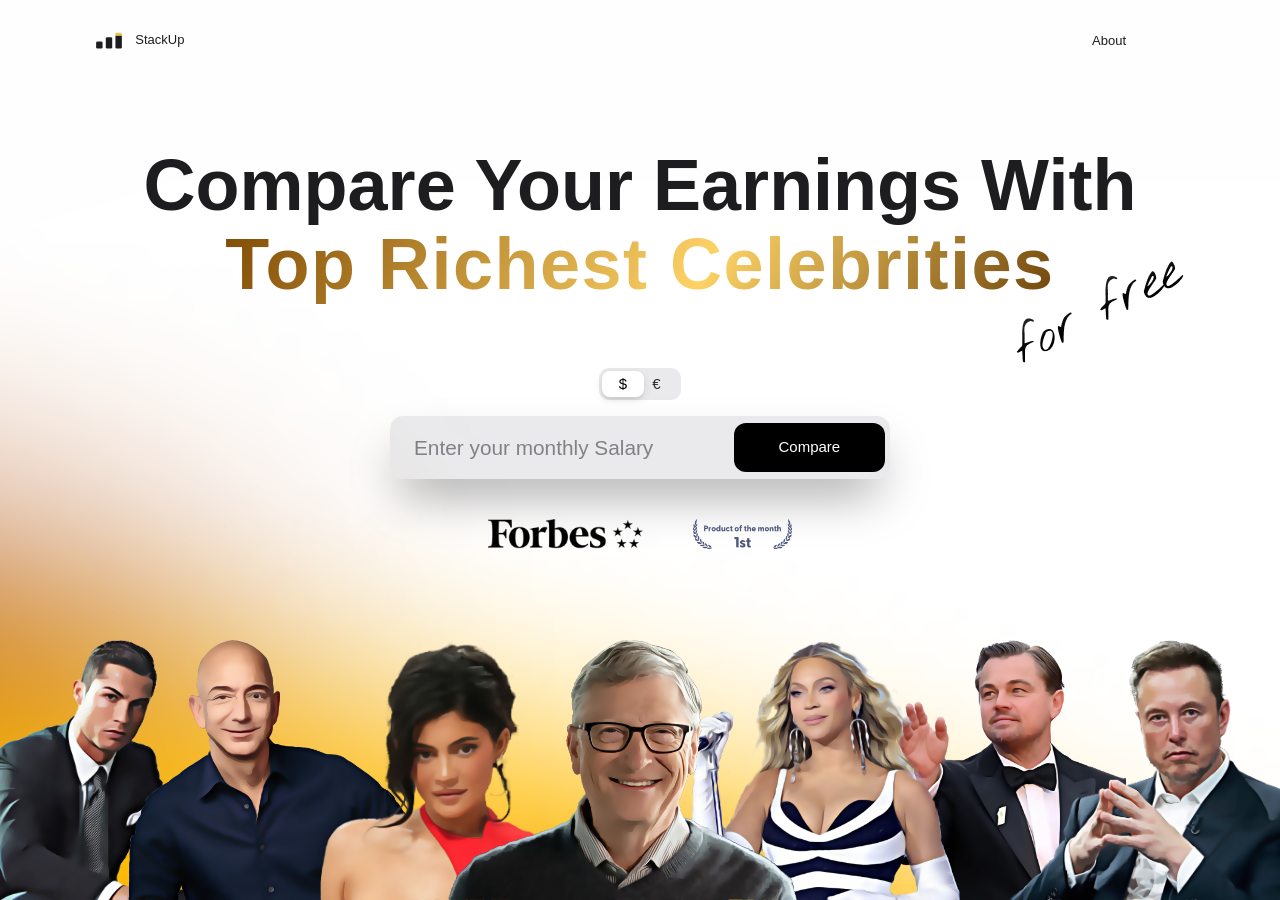
<file: index.html>
<!DOCTYPE html>
<html lang="en">
  <head>
    <meta charset="UTF-8" />
    <meta name="viewport" content="width=device-width, initial-scale=1.0" />
    <meta name="author" content="John Anthony" />
    <meta name="application-name" content="StackUp" />
    <meta name="apple-mobile-web-app-title" content="StackUp" />
    <meta property="og:title" content="StackUp" />
    <meta property="og:site_name" content="StackUp" />
    <title>StackUp</title>
    <link
      rel="canonical"
      href="https://anthonyjohn17.github.io/StackUp/"
    />
    <link rel="me" href="https://github.com/anthonyjohn17" />
    <link
      rel="icon"
      href="images/logo-stackup.svg?v=3"
      type="image/svg+xml"
    />
    <link rel="stylesheet" href="css/reset.css" />
    <link rel="stylesheet" href="css/style.css" />

    <!-- StackUp — Google Analytics (gtag.js) -->
    <script
      async
      src="https://www.googletagmanager.com/gtag/js?id=G-T7E23MRMSX"
    ></script>
    <script>
      window.dataLayer = window.dataLayer || [];
      function gtag() {
        dataLayer.push(arguments);
      }
      gtag("js", new Date());

      gtag("config", "G-T7E23MRMSX");
    </script>
  </head>
  <body>
    <header class="container">
      <div class="logo-container">
        <img
          src="images/logo-stackup.svg?v=3"
          alt=""
          width="32"
          height="22"
        />
        <h3 class="site-title">StackUp</h3>
      </div>

      <nav class="navbar">
        <a href="#about">About</a>
      </nav>
      <div class="background-nav"></div>

      <div class="menu-icon">
        <div class="menu-bar"></div>
      </div>
    </header>
	
	<!--<img class="forfree" src="images/forfree.png" alt="handwritten free label" />-->
    <div class="container main-content">
      <h1 class="maintitle semibold">
        Compare Your Earnings With<span class="semibold main-title gold">
          <br />
          Top Richest Celebrities</span
        >
      </h1>
      <label class="switch">
        <span class="currency-symbol">$</span>
        <input type="checkbox" id="currency-check-box" />
        <span class="slider round"></span>
        <span class="currency-symbol">€</span>
      </label>
      <div class="salary-input-container">
        <input
          type="text"
          id="salary"
          placeholder="Enter your monthly Salary"
          aria-label="Enter your monthly Salary"
        />
        <button id="button-compare">Compare</button>
      </div>
    </div>

    <div class="badge-wrapper container">
      <img src="images/forbes-badge.png" alt="badge of forbes" />
      <img src="images/hunt-badge.png" alt="badge of product hunt" />
    </div>

    <div class="gradient">
      <img src="images/gradient2.png" alt="gradient background" />
    </div>

    <div class="all-stars">
      <img src="images/ronaldo.png" alt="ronaldo" />
      <img src="images/bezos.png" alt="bezos" />
      <img src="images/jenner.png" alt="jenner" />
      <img src="images/gate.png" alt="bill gate" />
      <img src="images/beyonce.png" alt="beyonce" />
      <img src="images/dicap.png" alt="dicaprio" />
      <img src="images/musk.png" alt="musk" />
    </div>
  </body>
  <script src="js/landing.js"></script>
</html>
</file>
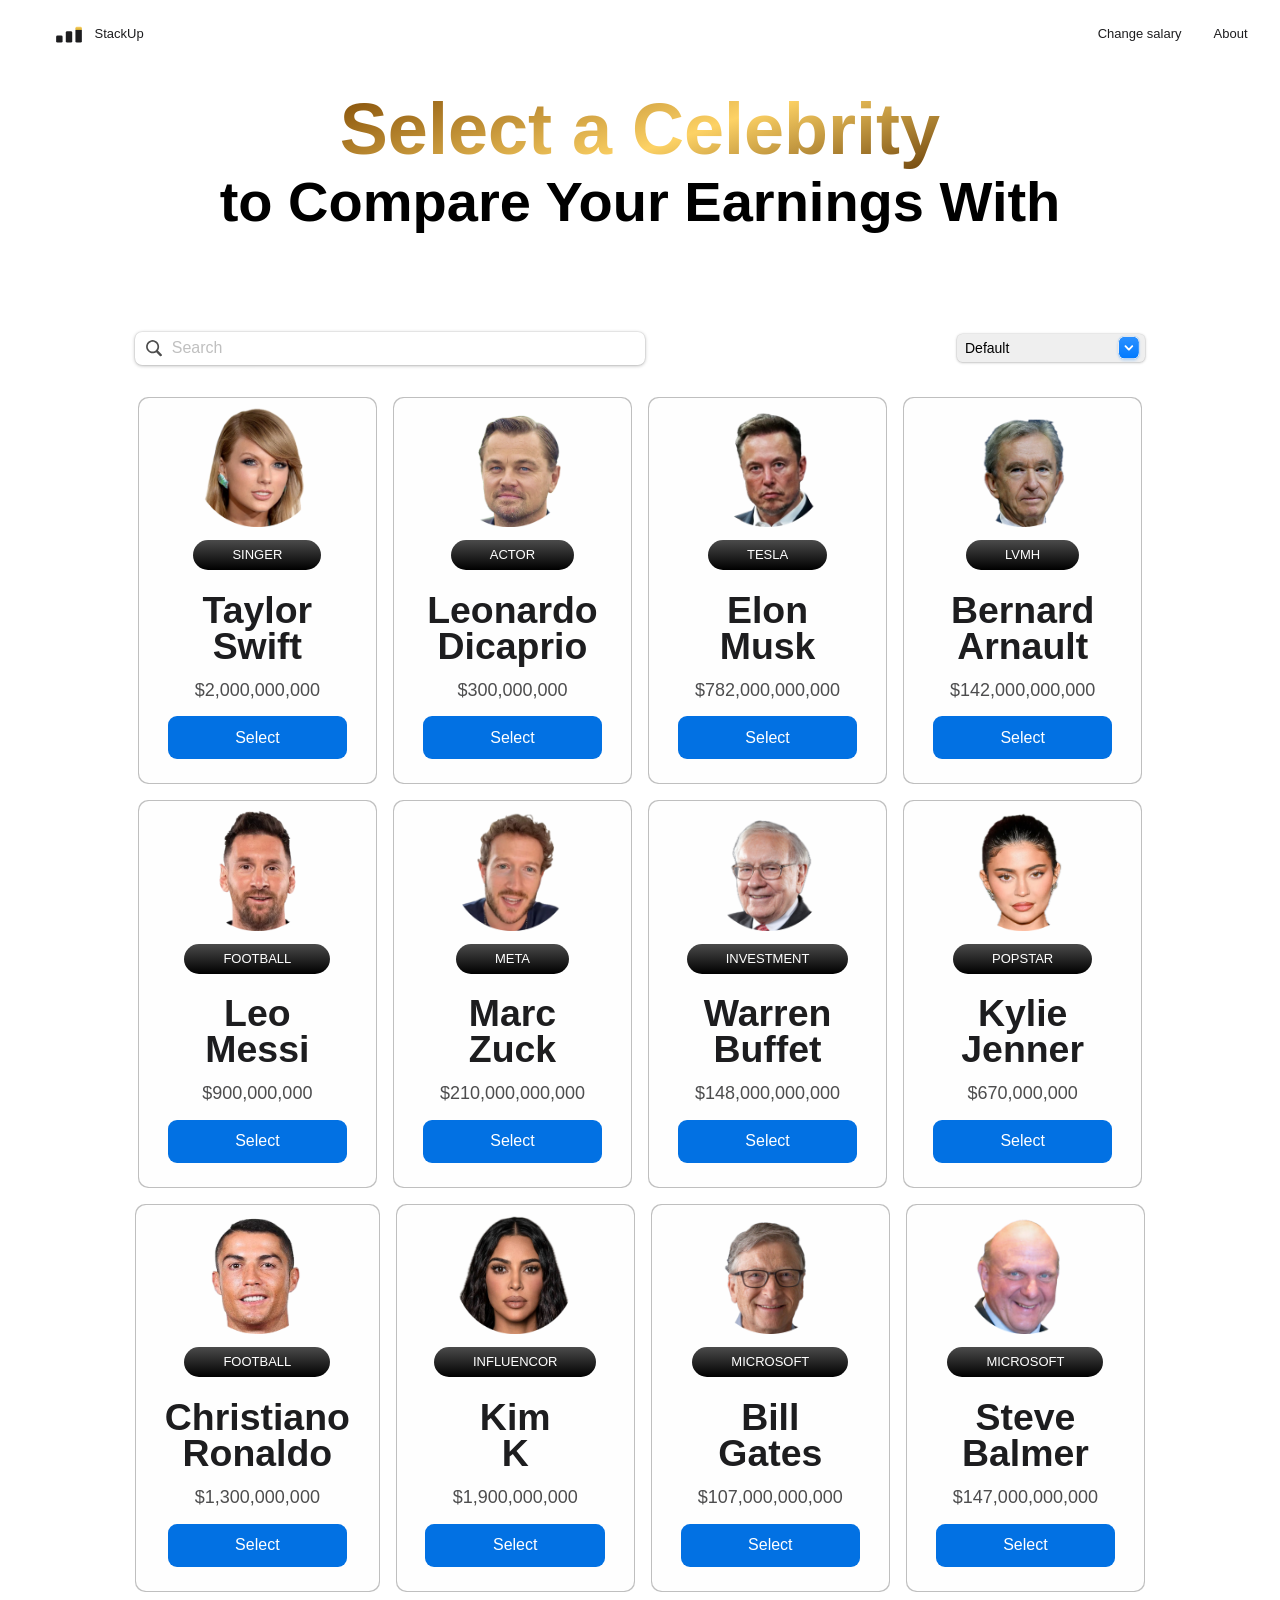
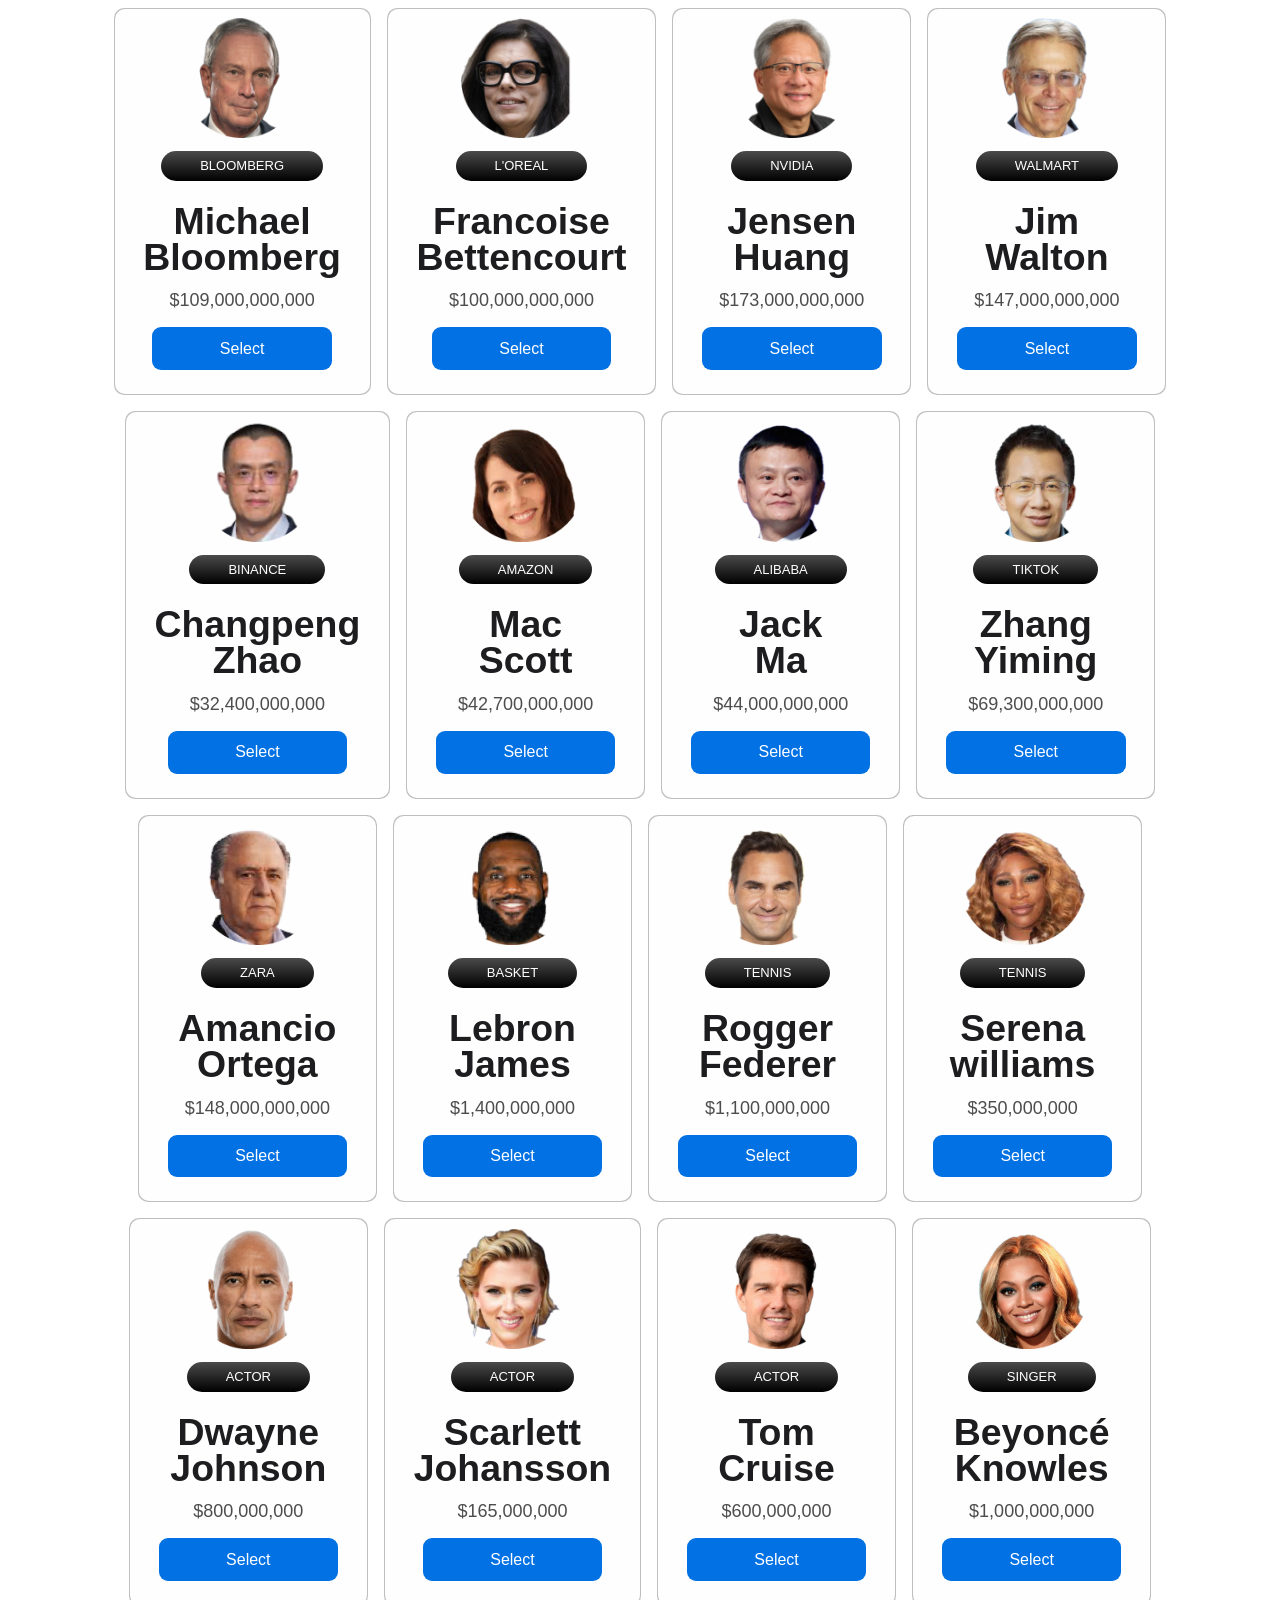
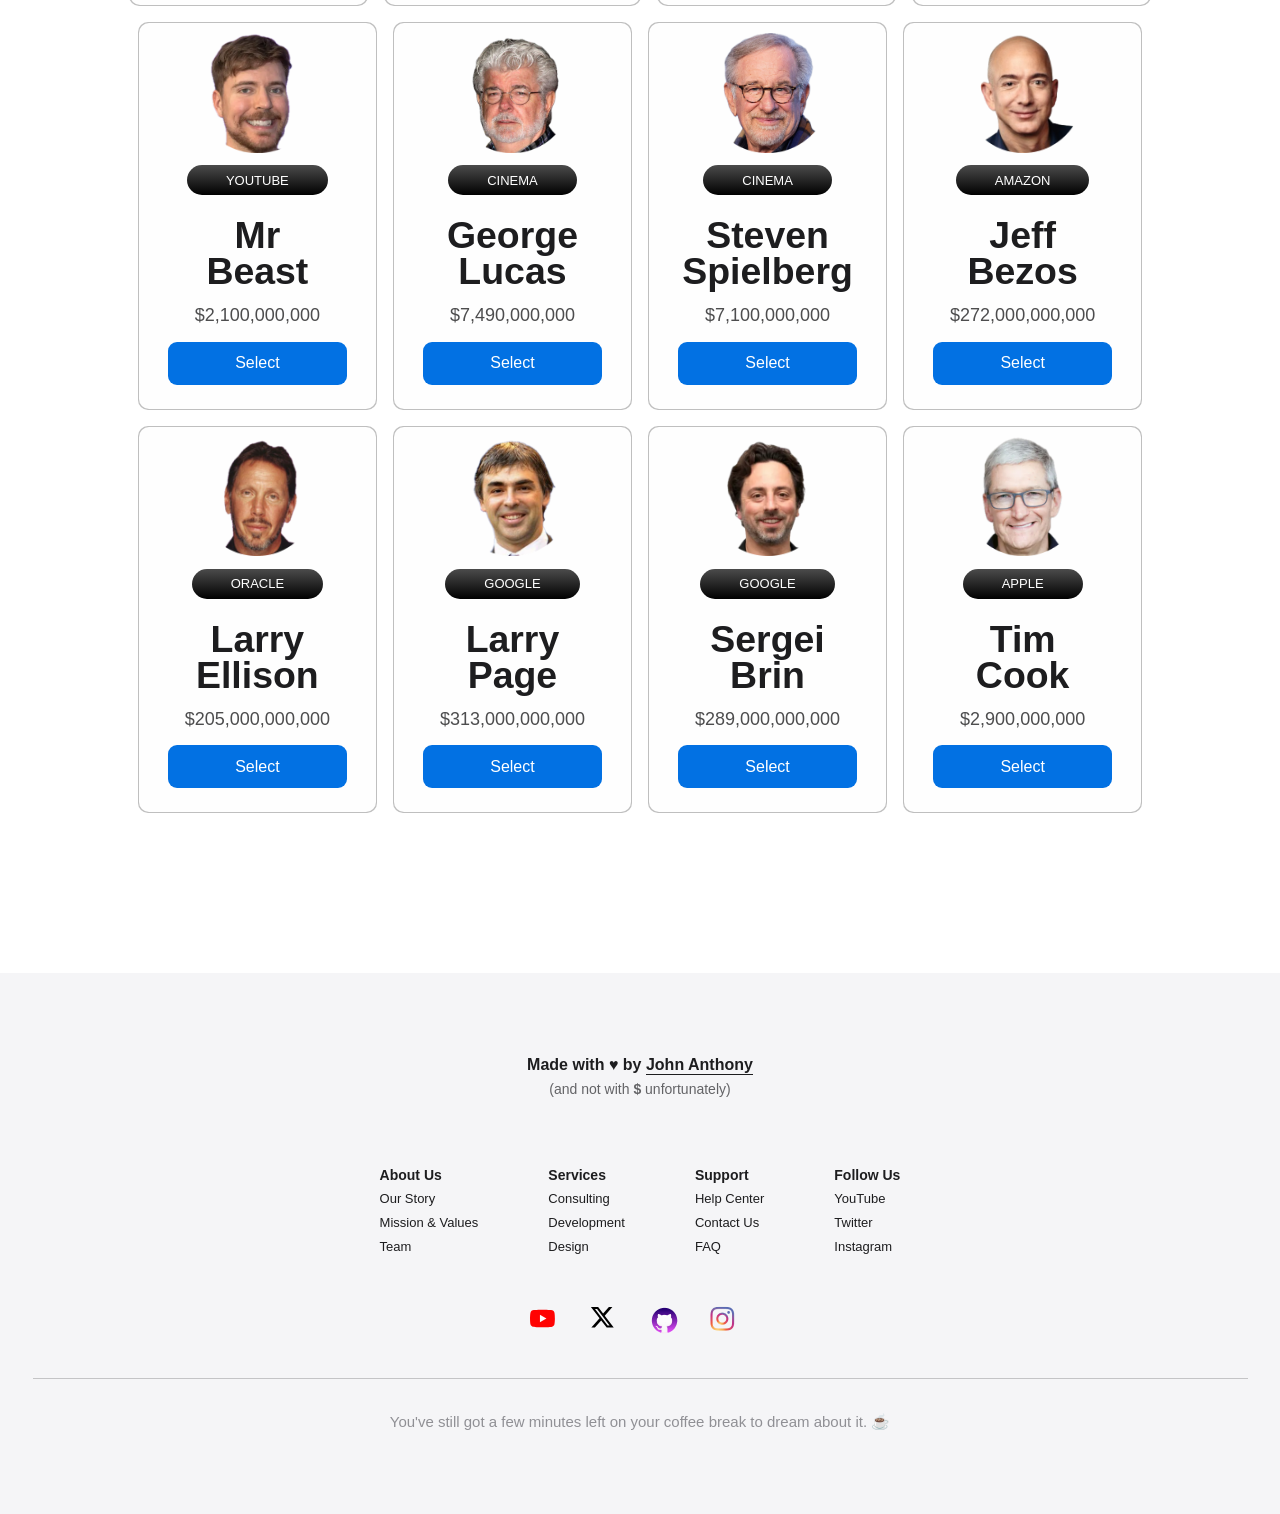
<file: pages/selection.html>
<!DOCTYPE html>
<html lang="en">
  <head>
    <meta charset="UTF-8" />
    <meta name="viewport" content="width=device-width, initial-scale=1.0" />
    <meta name="author" content="John Anthony" />
    <meta name="application-name" content="StackUp" />
    <meta name="apple-mobile-web-app-title" content="StackUp" />
    <meta property="og:title" content="StackUp" />
    <meta property="og:site_name" content="StackUp" />
    <title>StackUp</title>
    <link
      rel="canonical"
      href="https://anthonyjohn17.github.io/StackUp/pages/selection.html"
    />
    <link rel="me" href="https://github.com/anthonyjohn17" />
    <link
      rel="icon"
      href="../images/logo-stackup.svg?v=3"
      type="image/svg+xml"
    />
    <link rel="stylesheet" href="../css/reset.css" />
    <link rel="stylesheet" href="../css/style-selection.css" />
    <link rel="stylesheet" href="../css/header.css" />
    <link rel="stylesheet" href="../css/style-footer.css" />

    <!-- StackUp — Google Analytics (gtag.js) -->
    <script
      async
      src="https://www.googletagmanager.com/gtag/js?id=G-T7E23MRMSX"
    ></script>
    <script>
      window.dataLayer = window.dataLayer || [];
      function gtag() {
        dataLayer.push(arguments);
      }
      gtag("js", new Date());

      gtag("config", "G-T7E23MRMSX");
    </script>
  </head>
  <body>
    <header>
      <div class="container header-container">
        <a href="../index.html">
          <div class="logo-container">
            <img
              src="../images/logo-stackup.svg?v=3"
              alt=""
              width="32"
              height="22"
            />
            <h3 class="site-title">StackUp</h3>
          </div>
        </a>

        <div class="header-user-salary" id="header-user-salary" hidden>
          <span class="header-user-salary-label">Your monthly salary</span>
          <span class="header-user-salary-amount" id="header-user-salary-amount"></span>
        </div>

        <nav class="navbar">
          <a href="../index.html">Change salary</a>
          <a href="#about">About</a>
        </nav>

        <div class="menu-icon">
          <div class="menu-bar"></div>
        </div>
      </div>
    </header>
    <div class="background-nav"></div>

    <section class="main-title container">
      <h1 class="maintitle semibold">
        <span class="select-title gold2"> Select a Celebrity</span> <br />
        to Compare Your Earnings With
      </h1>
    </section>

    <section class="search-sort-container container2">
      <input class="normal" type="text" id="search-box" placeholder="Search" />
      <div class="select-wrapper">
        <select id="sort-select">
          <option value="normal">Default</option>
          <option value="high-to-low">Net Worth: High to Low</option>
          <option value="low-to-high">Net Worth: Low to High</option>
          <!-- StackUp — optional extra sort modes -->
        </select>
      </div>
    </section>

    <!-- Net worth displays: one-time refresh from Forbes republish (e.g. forbes.com.au May 2026) plus corroborating press estimates. Illustrative only; not audited. -->
    <section class="cards container">
      <a href="result.html" class="link-result-page">
        <div class="card-wrapper">
          <article class="card">
            <div class="card-image">
              <img src="../images/profil/swift.png" alt="swift.png profil" />
            </div>
            <div class="card-content">
              <div class="category">Singer</div>
              <h3 class="name semibold">Taylor<br />Swift</h3>
              <p class="net-worth normal">$2,000,000,000</p>
              <button class="select-button">Select</button>
            </div>
          </article>
        </div>
      </a>
    
	  <a href="result.html" class="link-result-page">
        <div class="card-wrapper">
          <article class="card">
            <div class="card-image">
              <img src="../images/profil/dicap.png" alt="dicap profil" />
            </div>
            <div class="card-content">
              <div class="category">Actor</div>
              <h3 class="name semibold">Leonardo<br />Dicaprio</h3>
              <p class="net-worth normal">$300,000,000</p>
              <button class="select-button">Select</button>
            </div>
          </article>
        </div>
      </a>

      <a href="result.html" class="link-result-page">
        <div class="card-wrapper">
          <article class="card">
            <div class="card-image">
              <img src="../images/profil/musk.png" alt="musk profil" />
            </div>
            <div class="card-content">
              <div class="category">Tesla</div>
              <h3 class="name semibold">Elon<br />Musk</h3>
              <p class="net-worth normal">$782,000,000,000</p>
              <button class="select-button">Select</button>
            </div>
          </article>
        </div>
      </a>

      <a href="result.html" class="link-result-page">
        <div class="card-wrapper">
          <article class="card">
            <div class="card-image">
              <img src="../images/profil/arnault.png" alt="arnault profil" />
            </div>
            <div class="card-content">
              <div class="category">LVMH</div>
              <h3 class="name semibold">Bernard<br />Arnault</h3>
              <p class="net-worth normal">$142,000,000,000</p>
              <button class="select-button">Select</button>
            </div>
          </article>
        </div>
      </a>

      <a href="result.html" class="link-result-page">
        <div class="card-wrapper">
          <article class="card">
            <div class="card-image">
              <img src="../images/profil/messi.png" alt="messi.png profil" />
            </div>
            <div class="card-content">
              <div class="category">Football</div>
              <h3 class="name semibold">Leo<br />Messi</h3>
              <p class="net-worth normal">$900,000,000</p>
              <button class="select-button">Select</button>
            </div>
          </article>
        </div>
      </a>

      <a href="result.html" class="link-result-page">
        <div class="card-wrapper">
          <article class="card">
            <div class="card-image">
              <img src="../images/profil/zuck.png" alt="zuck.png profil" />
            </div>
            <div class="card-content">
              <div class="category">META</div>
              <h3 class="name semibold">Marc<br />Zuck</h3>
              <p class="net-worth normal">$210,000,000,000</p>
              <button class="select-button">Select</button>
            </div>
          </article>
        </div>
      </a>

      <a href="result.html" class="link-result-page">
        <div class="card-wrapper">
          <article class="card">
            <div class="card-image">
              <img src="../images/profil/buffet.png" alt="buffet profil" />
            </div>
            <div class="card-content">
              <div class="category">Investment</div>
              <h3 class="name semibold">Warren<br />Buffet</h3>
              <p class="net-worth normal">$148,000,000,000</p>
              <button class="select-button">Select</button>
            </div>
          </article>
        </div>
      </a>

      <a href="result.html" class="link-result-page">
        <div class="card-wrapper">
          <article class="card">
            <div class="card-image">
              <img src="../images/profil/jenner.png" alt="jenner.png profil" />
            </div>
            <div class="card-content">
              <div class="category">PopStar</div>
              <h3 class="name semibold">Kylie<br />Jenner</h3>
              <p class="net-worth normal">$670,000,000</p>
              <button class="select-button">Select</button>
            </div>
          </article>
        </div>
      </a>

      <a href="result.html" class="link-result-page">
        <div class="card-wrapper">
          <article class="card">
            <div class="card-image">
              <img
                src="../images/profil/ronaldo.png"
                alt="ronaldo.png profil"
              />
            </div>
            <div class="card-content">
              <div class="category">Football</div>
              <h3 class="name semibold">Christiano<br />Ronaldo</h3>
              <p class="net-worth normal">$1,300,000,000</p>
              <button class="select-button">Select</button>
            </div>
          </article>
        </div>
      </a>

      <a href="result.html" class="link-result-page">
        <div class="card-wrapper">
          <article class="card">
            <div class="card-image">
              <img src="../images/profil/kimk.png" alt="kimk.png profil" />
            </div>
            <div class="card-content">
              <div class="category">Influencor</div>
              <h3 class="name semibold">Kim<br />K</h3>
              <p class="net-worth normal">$1,900,000,000</p>
              <button class="select-button">Select</button>
            </div>
          </article>
        </div>
      </a>

      <a href="result.html" class="link-result-page">
        <div class="card-wrapper">
          <article class="card">
            <div class="card-image">
              <img src="../images/profil/gate.png" alt="gate.png profil" />
            </div>
            <div class="card-content">
              <div class="category">Microsoft</div>
              <h3 class="name semibold">Bill<br />Gates</h3>
              <p class="net-worth normal">$107,000,000,000</p>
              <button class="select-button">Select</button>
            </div>
          </article>
        </div>
      </a>

      <a href="result.html" class="link-result-page">
        <div class="card-wrapper">
          <article class="card">
            <div class="card-image">
              <img
                src="../images/profil/ballmer.png"
                alt="ballmer.png profil"
              />
            </div>
            <div class="card-content">
              <div class="category">Microsoft</div>
              <h3 class="name semibold">Steve<br />Balmer</h3>
              <p class="net-worth normal">$147,000,000,000</p>
              <button class="select-button">Select</button>
            </div>
          </article>
        </div>
      </a>

      <a href="result.html" class="link-result-page">
        <div class="card-wrapper">
          <article class="card">
            <div class="card-image">
              <img
                src="../images/profil/bloomberg.png"
                alt="bloomberg.png profil"
              />
            </div>
            <div class="card-content">
              <div class="category">bloomberg</div>
              <h3 class="name semibold">Michael<br />Bloomberg</h3>
              <p class="net-worth normal">$109,000,000,000</p>
              <button class="select-button">Select</button>
            </div>
          </article>
        </div>
      </a>

      <a href="result.html" class="link-result-page">
        <div class="card-wrapper">
          <article class="card">
            <div class="card-image">
              <img
                src="../images/profil/bettencourt.png"
                alt="bettencourt profil"
              />
            </div>
            <div class="card-content">
              <div class="category">L'Oreal</div>
              <h3 class="name semibold">Francoise<br />Bettencourt</h3>
              <p class="net-worth normal">$100,000,000,000</p>
              <button class="select-button">Select</button>
            </div>
          </article>
        </div>
      </a>

      <a href="result.html" class="link-result-page">
        <div class="card-wrapper">
          <article class="card">
            <div class="card-image">
              <img src="../images/profil/jensen.png" alt="jensen.png profil" />
            </div>
            <div class="card-content">
              <div class="category">NVIDIA</div>
              <h3 class="name semibold">Jensen<br />Huang</h3>
              <p class="net-worth normal">$173,000,000,000</p>
              <button class="select-button">Select</button>
            </div>
          </article>
        </div>
      </a>

      <a href="result.html" class="link-result-page">
        <div class="card-wrapper">
          <article class="card">
            <div class="card-image">
              <img
                src="../images/profil/walmart.png"
                alt="walmart.png profil"
              />
            </div>
            <div class="card-content">
              <div class="category">walmart</div>
              <h3 class="name semibold">Jim<br />Walton</h3>
              <p class="net-worth normal">$147,000,000,000</p>
              <button class="select-button">Select</button>
            </div>
          </article>
        </div>
      </a>

      <a href="result.html" class="link-result-page">
        <div class="card-wrapper">
          <article class="card">
            <div class="card-image">
              <img src="../images/profil/cz.png" alt="cz.png profil" />
            </div>
            <div class="card-content">
              <div class="category">Binance</div>
              <h3 class="name semibold">Changpeng<br />Zhao</h3>
              <p class="net-worth normal">$32,400,000,000</p>
              <button class="select-button">Select</button>
            </div>
          </article>
        </div>
      </a>

      <a href="result.html" class="link-result-page">
        <div class="card-wrapper">
          <article class="card">
            <div class="card-image">
              <img src="../images/profil/scott.png" alt="scott.png profil" />
            </div>
            <div class="card-content">
              <div class="category">AMAZON</div>
              <h3 class="name semibold">Mac<br />Scott</h3>
              <p class="net-worth normal">$42,700,000,000</p>
              <button class="select-button">Select</button>
            </div>
          </article>
        </div>
      </a>

      <a href="result.html" class="link-result-page">
        <div class="card-wrapper">
          <article class="card">
            <div class="card-image">
              <img src="../images/profil/ma.png" alt="ma.png profil" />
            </div>
            <div class="card-content">
              <div class="category">Alibaba</div>
              <h3 class="name semibold">Jack<br />Ma</h3>
              <p class="net-worth normal">$44,000,000,000</p>
              <button class="select-button">Select</button>
            </div>
          </article>
        </div>
      </a>

      <a href="result.html" class="link-result-page">
        <div class="card-wrapper">
          <article class="card">
            <div class="card-image">
              <img src="../images/profil/zhang.png" alt="zhang.png profil" />
            </div>
            <div class="card-content">
              <div class="category">Tiktok</div>
              <h3 class="name semibold">Zhang<br />Yiming</h3>
              <p class="net-worth normal">$69,300,000,000</p>
              <button class="select-button">Select</button>
            </div>
          </article>
        </div>
      </a>

      <a href="result.html" class="link-result-page">
        <div class="card-wrapper">
          <article class="card">
            <div class="card-image">
              <img src="../images/profil/ortega.png" alt="ortega.png profil" />
            </div>
            <div class="card-content">
              <div class="category">Zara</div>
              <h3 class="name semibold">Amancio<br />Ortega</h3>
              <p class="net-worth normal">$148,000,000,000</p>
              <button class="select-button">Select</button>
            </div>
          </article>
        </div>
      </a>

      <a href="result.html" class="link-result-page">
        <div class="card-wrapper">
          <article class="card">
            <div class="card-image">
              <img src="../images/profil/james.png" alt="james.png profil" />
            </div>
            <div class="card-content">
              <div class="category">Basket</div>
              <h3 class="name semibold">Lebron<br />James</h3>
              <p class="net-worth normal">$1,400,000,000</p>
              <button class="select-button">Select</button>
            </div>
          </article>
        </div>
      </a>

      <a href="result.html" class="link-result-page">
        <div class="card-wrapper">
          <article class="card">
            <div class="card-image">
              <img src="../images/profil/roger.png" alt="roger.png profil" />
            </div>
            <div class="card-content">
              <div class="category">Tennis</div>
              <h3 class="name semibold">Rogger<br />Federer</h3>
              <p class="net-worth normal">$1,100,000,000</p>
              <button class="select-button">Select</button>
            </div>
          </article>
        </div>
      </a>

      <a href="result.html" class="link-result-page">
        <div class="card-wrapper">
          <article class="card">
            <div class="card-image">
              <img
                src="../images/profil/williams.png"
                alt="williams.png profil"
              />
            </div>
            <div class="card-content">
              <div class="category">Tennis</div>
              <h3 class="name semibold">Serena<br />williams</h3>
              <p class="net-worth normal">$350,000,000</p>
              <button class="select-button">Select</button>
            </div>
          </article>
        </div>
      </a>

      <a href="result.html" class="link-result-page">
        <div class="card-wrapper">
          <article class="card">
            <div class="card-image">
              <img src="../images/profil/rock.png" alt="rock.png profil" />
            </div>
            <div class="card-content">
              <div class="category">Actor</div>
              <h3 class="name semibold">Dwayne<br />Johnson</h3>
              <p class="net-worth normal">$800,000,000</p>
              <button class="select-button">Select</button>
            </div>
          </article>
        </div>
      </a>

      <a href="result.html" class="link-result-page">
        <div class="card-wrapper">
          <article class="card">
            <div class="card-image">
              <img
                src="../images/profil/scarlett.png"
                alt="scarlett.png profil"
              />
            </div>
            <div class="card-content">
              <div class="category">Actor</div>
              <h3 class="name semibold">Scarlett<br />Johansson</h3>
              <p class="net-worth normal">$165,000,000</p>
              <button class="select-button">Select</button>
            </div>
          </article>
        </div>
      </a>

      <a href="result.html" class="link-result-page">
        <div class="card-wrapper">
          <article class="card">
            <div class="card-image">
              <img src="../images/profil/cruise.png" alt="cruise.png profil" />
            </div>
            <div class="card-content">
              <div class="category">Actor</div>
              <h3 class="name semibold">Tom<br />Cruise</h3>
              <p class="net-worth normal">$600,000,000</p>
              <button class="select-button">Select</button>
            </div>
          </article>
        </div>
      </a>

      <a href="result.html" class="link-result-page">
        <div class="card-wrapper">
          <article class="card">
            <div class="card-image">
              <img
                src="../images/profil/beyonce.png"
                alt="beyonce.png profil"
              />
            </div>
            <div class="card-content">
              <div class="category">Singer</div>
              <h3 class="name semibold">Beyoncé<br />Knowles</h3>
              <p class="net-worth normal">$1,000,000,000</p>
              <button class="select-button">Select</button>
            </div>
          </article>
        </div>
      </a>

      <a href="result.html" class="link-result-page">
        <div class="card-wrapper">
          <article class="card">
            <div class="card-image">
              <img src="../images/profil/beast.png" alt="beast.png profil" />
            </div>
            <div class="card-content">
              <div class="category">Youtube</div>
              <h3 class="name semibold">Mr<br />Beast</h3>
              <p class="net-worth normal">$2,100,000,000</p>
              <button class="select-button">Select</button>
            </div>
          </article>
        </div>
      </a>

      <a href="result.html" class="link-result-page">
        <div class="card-wrapper">
          <article class="card">
            <div class="card-image">
              <img src="../images/profil/lucas.png" alt="lucas.png profil" />
            </div>
            <div class="card-content">
              <div class="category">Cinema</div>
              <h3 class="name semibold">George<br />Lucas</h3>
              <p class="net-worth normal">$7,490,000,000</p>
              <button class="select-button">Select</button>
            </div>
          </article>
        </div>
      </a>

      <a href="result.html" class="link-result-page">
        <div class="card-wrapper">
          <article class="card">
            <div class="card-image">
              <img src="../images/profil/steven.png" alt="steven.png profil" />
            </div>
            <div class="card-content">
              <div class="category">Cinema</div>
              <h3 class="name semibold">Steven<br />Spielberg</h3>
              <p class="net-worth normal">$7,100,000,000</p>
              <button class="select-button">Select</button>
            </div>
          </article>
        </div>
      </a>

      <a href="result.html" class="link-result-page">
        <div class="card-wrapper">
          <article class="card">
            <div class="card-image">
              <img src="../images/profil/bezos.png" alt="bezos profil" />
            </div>
            <div class="card-content">
              <div class="category">AMAZON</div>
              <h3 class="name semibold">Jeff<br />Bezos</h3>
              <p class="net-worth normal">$272,000,000,000</p>
              <button class="select-button">Select</button>
            </div>
          </article>
        </div>
      </a>

      <a href="result.html" class="link-result-page">
        <div class="card-wrapper">
          <article class="card">
            <div class="card-image">
              <img
                src="../images/profil/ellison.png"
                alt="ellison.png profil"
              />
            </div>
            <div class="card-content">
              <div class="category">Oracle</div>
              <h3 class="name semibold">Larry<br />Ellison</h3>
              <p class="net-worth normal">$205,000,000,000</p>
              <button class="select-button">Select</button>
            </div>
          </article>
        </div>
      </a>
      <a href="result.html" class="link-result-page">
        <div class="card-wrapper">
          <article class="card">
            <div class="card-image">
              <img src="../images/profil/page.png" alt="page.png profil" />
            </div>
            <div class="card-content">
              <div class="category">Google</div>
              <h3 class="name semibold">Larry<br />Page</h3>
              <p class="net-worth normal">$313,000,000,000</p>
              <button class="select-button">Select</button>
            </div>
          </article>
        </div>
      </a>
      <a href="result.html" class="link-result-page">
        <div class="card-wrapper">
          <article class="card">
            <div class="card-image">
              <img src="../images/profil/brin.png" alt="brin.png profil" />
            </div>
            <div class="card-content">
              <div class="category">Google</div>
              <h3 class="name semibold">Sergei<br />Brin</h3>
              <p class="net-worth normal">$289,000,000,000</p>
              <button class="select-button">Select</button>
            </div>
          </article>
        </div>
      </a>

      <a href="result.html" class="link-result-page">
        <div class="card-wrapper">
          <article class="card">
            <div class="card-image">
              <img src="../images/profil/cook.png" alt="cook.png profil" />
            </div>
            <div class="card-content">
              <div class="category">Apple</div>
              <h3 class="name semibold">Tim<br />Cook</h3>
              <p class="net-worth normal">$2,900,000,000</p>
              <button class="select-button">Select</button>
            </div>
          </article>
        </div>
      </a>
    </section>

    <footer class="semibold">
      <div class="footer-wrapper container">
        <div class="made-by-author">
          Made with ♥ by
          <a
            class="creator-name"
            href="https://github.com/anthonyjohn17"
            rel="me noopener noreferrer"
            target="_blank"
            >John Anthony</a
          >
          <br />
          <span class="normal grey-text explain-made"
            >(and not with <b class="semibold">$</b> unfortunately)</span
          >
        </div>

        <div class="footer-content">
          <div>
            <h3>About Us</h3>
            <ul>
              <li><a href="#" class="normal">Our Story</a></li>
              <li><a href="#" class="normal">Mission & Values</a></li>
              <li><a href="#" class="normal">Team</a></li>
            </ul>
          </div>
          <div>
            <h3>Services</h3>
            <ul>
              <li><a href="#" class="normal">Consulting</a></li>
              <li><a href="#" class="normal">Development</a></li>
              <li><a href="#" class="normal">Design</a></li>
            </ul>
          </div>
          <div>
            <h3>Support</h3>
            <ul>
              <li><a href="#" class="normal">Help Center</a></li>
              <li><a href="#" class="normal">Contact Us</a></li>
              <li><a href="#" class="normal">FAQ</a></li>
            </ul>
          </div>
          <div>
            <h3>Follow Us</h3>
            <ul>
              <li><a href="#" class="normal">YouTube</a></li>
              <li><a href="#" class="normal">Twitter</a></li>
              <li><a href="#" class="normal">Instagram</a></li>
            </ul>
          </div>
        </div>

        <div class="footer-links">
          <a href="#"><img src="../images/ytb-icon.svg" alt="YouTube" /></a>
          <a href="#"><img src="../images/twitter-icon.svg" alt="X" /></a>
          <a
            href="https://github.com/anthonyjohn17"
            rel="noopener noreferrer"
            target="_blank"
            ><img src="../images/github-icon.png" alt="John Anthony on GitHub"
          /></a>
          <a href="#"><img src="../images/insta-icon.png" alt="Instagram" /></a>
        </div>

        <div class="sep-footer-wrapper">
          <div class="sep-footer"></div>
        </div>

        <div class="goodbye-text">
          <p>
            You've still got a few minutes left on your coffee break to dream
            about it. ☕️
          </p>
        </div>
      </div>
    </footer>
  </body>
  <script src="../js/selection.js" defer></script>
  <script src="../js/header.js" defer></script>
</html>
</file>
<file: css/style.css>
html, body{
	overflow-x: hidden;
	font-family: -apple-system, BlinkMacSystemFont, "Segoe UI", Roboto, "Helvetica Neue", Arial, sans-serif;
	width: 100%;
}

body{
	height: 100vh;
	background-color: var(--almost-white);
}

.container {
	--max-width: 1215px;
	--padding: 1rem;
  
	width: min(var(--max-width), 100% - (var(--padding) * 1.2));
	margin-inline: auto;
  }

/* <================ HEADER =================>*/

.background-nav{
	display:none;
}

header{
	width: 100%;
	height: 50px;
	display: flex;
	justify-content: space-between;
	align-items: end;
	font-size: var(--fs-300);
	color: var(--almost-black);
}

.logo-container img {
	height: 100%;
	max-height: 20px;
	margin-right: 10px;
}

.logo-container{
	align-items: center;
	justify-content: space-between;
	display: flex;
	margin-left: 5%;
}

nav{
	margin-right: 10%;
	display: flex;
	align-items: center;
	justify-content: center;
}

nav a img{
	padding-top: 2px;
	margin-left: 7px;
	height: 10px;
	width: auto;
}

nav a{
	display: flex;
	align-items: center;
	justify-content: center;
	text-decoration: none;
	margin-left: 60px;
	color: var(--almost-black);
}

nav a:hover{
	color: black;
}

header .site-title{
	font-size: var(--fs-300);
}


/*hamburger nav bar*/

.menu-icon {
	cursor: pointer;
	width: 17px; /* Icon width */
	height: 20px; /* Icon height */
	position: relative;
	display: none;
}

.menu-bar {
	width: 100%;
	height: 3px;
	position: relative;
	background-color: transparent;
	transition: transform 1s cubic-bezier(0.18, 0.89, 0.32, 1.28);
	border-radius: 1px;
	top: 50%;
	transform: translateY(-50%);
  }

  .menu-bar::before,
  .menu-bar::after {
	border-radius: 0.5px;
	content: '';
	position: absolute;
	width: 100%;
	height: 1.5px;
	background-color: black;
	transition: all 0.3s ease;
  }
  
  .menu-bar::before {
	transform: translateY(-4px);
  }
  
  .menu-bar::after {
	transform: translateY(4px);
  }
  
  .menu-icon.active .menu-bar {
	background-color: transparent; /* Hide middle bar of hamburger */
  }
  
  .menu-icon.active .menu-bar::before {
	transform: translateY(0) rotate(45deg);
  }
  
  .menu-icon.active .menu-bar::after {
	transform: translateY(0) rotate(-45deg);
  }
  
  

/* <================ Landing page =================>*/

.main-title{
	/*color: var(--blue-apple-text);*/
	letter-spacing: 1.5px;
}

.main-content{
	margin-top: var(--size-1000);
	display: flex;
	justify-content: center;
	align-items: center;
	flex-direction: column;
	z-index: 10;
}

.maintitle{
	color: var(--almost-black);
	font-size: var(--fs-1000);
	line-height: calc(var(--fs-1000) * 1.1);
	text-align: center;
	position: relative;
}


.maintitle::after{
	content: url('../images/forfree.png');
	position:absolute; /*or absolute*/
	right:-50px;
	top:100px;
}

@media (max-width: 1040px) {	
	.maintitle::after{
		right: 0;
		top: 120px;
	}

}

@media (max-width: 930px) {	
	.maintitle::after{
		display: none;
	}

}


.salary-input-container{
	background: var(--light-grey-transparent);
	box-shadow: 0px 25px 50px -12px rgba(0, 0, 0, 0.4);
	display: flex;
	justify-content: space-between;
	margin-top: var(--size-400);
	cursor: pointer;
	padding: 0.4rem 0.3rem 0.4rem 1.5rem;
	font-size: var(--fs-500);
	border-radius: var(--fs-300); /* Tune to match layout mock */
	width: min(500px, 80%);
	/*max-width: 730px;*/
}

.salary-input-container input {
	all:unset;
	width: 100%;
	color: var(--almost-black);
	font-size: var(--fs-625);
	font-weight: 500;
	overflow-x: visible;
}

.salary-input-container.focused {
    outline: 2px solid #007AFF80;
}

.salary-input-container.wrong-input {
    outline: 2px solid #ff000080;
}

.salary-input-container input::placeholder {
	color: rgba(60, 60, 67, 0.60);
}


.salary-input-container button {
	padding: 0.9em 3em;
	color: #fff; /* Tune to match layout mock */
	border: none;
	border-radius: var(--fs-200); /* Tune to match layout mock */
	background-color: black;
	cursor: pointer;
	transition: all .2s;
}

.salary-input-container button:hover {
	background-color: var(--almost-black); /* Tune to match layout mock */
}


/*===================================*/
/*currency toggle switch*/
/*===================================*/

.switch {
	margin-top: var(--size-800);
	position: relative;
	display: flex;
    align-items: center; /* Vertically center currency toggle track */
	width: 82px;
	height: 32px;
	font-size: var(--fs-500);
}

.switch input {
opacity: 0;
width: 0;
height: 0;
}

.slider {
position: absolute;
cursor: pointer;
top: 0;
left: 0;
right: 0;
bottom: 0;
background-color: var(--light-grey-transparent);
-webkit-transition: .4s;
transition: .4s;
}

.currency-symbol {
    margin: 0 var(--fs-500); /* Spacing around $ / € symbols */
	color: var(--almost-black);
}

.slider:before{
box-shadow: 0px 3px 8px 0px rgba(0, 0, 0, 0.12), 0px 3px 1px 0px rgba(0, 0, 0, 0.04);
content: "$";
display: flex;
align-items: center;
justify-content: center;
position: absolute;
height: 26px;
width: 42px;
left: 3px;
bottom: 3px;
background-color: white;
-webkit-transition: .4s;
transition: .4s;
}

input:checked + .slider:before {
content: "€";
-webkit-transform: translateX(33px);
-ms-transform: translateX(33px);
transform: translateX(33px);
}

.slider.round {
border-radius: 10px;
}

.slider.round:before {
border-radius: 8px;
}



 /*<========== GRADIENT ================>*/

.gradient{
	z-index: -2;
	position: fixed;
	bottom: 0;
	left: 0;
}

.gradient img{
	width: 100vw;
}

/*===================================*/
/*badge section*/
/*===================================*/

.badge-wrapper{
	display: flex;
	justify-content: center;
	gap: 50px;
	margin-top: 2.5rem;
	flex-wrap: wrap;
}

.badge-wrapper img{
	height: 30px;
}


@media (max-width: 50em) {
	.badge-wrapper{
		display: none;
	}
}



/*===================================*/
/* Celebrity headshots strip */
/*===================================*/

.all-stars {
	--height-div: 200px; /* Adjustable strip height */
	position: fixed; /* Pin strip to viewport */
	bottom: 0; /* Flush to bottom edge */
	left: 50%; /* Center horizontally (with translate on children) */
	height: var(--height-div); /* Height from variable above */
	z-index: -1; /* Decorative layer behind main content */
	width: min(1500px, 100vw);
	transform: translateX(-50%);
}

.all-stars img {
	position: absolute;
	bottom: 0; /* Anchor images to bottom */
	height: 130%; /* Oversized height for overlap look — tweak as needed */
	width: auto; /* Preserve aspect ratio */
  }
  
.all-stars img:nth-of-type(1) {
	left: -5%;
	height: 180%;
	bottom: -100px;
}
.all-stars img:nth-of-type(2) {
	left: 10%; 
}

.all-stars img:nth-of-type(3) {
	left: 25%; 
}

.all-stars img:nth-of-type(4) {
	left: 50%;
	transform: translateX(-55%);
}

.all-stars img:nth-of-type(5) {
	right: 25%;
	height: 170%;
	bottom: -80px;
	z-index: -1;
}

.all-stars img:nth-of-type(6) {
	right: 12%;
	height: 170%;
	bottom: -80px;
	z-index: -2;
}

.all-stars img:nth-of-type(7) {
	right: -3%;
}



/*===================================*/
/*responsive*/
/*===================================*/

@media (max-width: 70em) {	
	.all-stars img:nth-of-type(2) {
		left: 17%;
	}

	.all-stars img:nth-of-type(6) {
		right: 17%;
	}

	.all-stars img:nth-of-type(5) {
		display: none;
	}
	.all-stars img:nth-of-type(3) {
		display: none;
	}
}

@media (max-width: 39em){

	.all-stars img:nth-of-type(2) {
		height: 80%;
	}

	.all-stars img:nth-of-type(6) {
		/*display: none;*/
		height: 120%;
	}

	.all-stars img:nth-of-type(7) {
		z-index: -1;
		right: -10%;
		height: 90%;
	}

	.all-stars img:nth-of-type(1) {
		left: -20%;
		bottom: -110px;
		height: 150%;
	}

	.all-stars img:nth-of-type(4) {
		height: 80%;
	}

}

@media (max-width: 30em) {
	.all-stars img:nth-of-type(2) {
		display: none;
	}

	.all-stars img:nth-of-type(6) {
		display: none;

	}
}

@media (max-width: 50em) {	

	.main-title{
		background-size: 50%;
	}
	.menu-icon {
		display: block;
		margin-right: 7%;
		z-index: 11;
	}

	.background-nav{
		background: rgba(0, 0, 0, 0.02);
		backdrop-filter: blur(5px);
		z-index: 2;
		position: absolute;
		inset:0;
		opacity: 0;
		transition: all .3s ease-out;
	}
	
	.background-nav.active{
		display: block;
		opacity: 1;
	}

	.navbar {
		display: flex;
		width: 100vw;
		height: 200px;
		left:0px;
		z-index: 10;
		font-weight: 600;
		font-size: var(--fs-800);
		justify-content: end;
		align-items: start;
		flex-direction: column;
		position: fixed;
		opacity: 0;
  		transition: transform .3s ease-out, opacity .5s ease-out;
  		will-change: transform, opacity;
		padding-bottom: 2em;
	}

	/* Mobile nav panel when `.active` */
	.navbar.active {
		transform: translateY(150px);
		opacity: 1;
		background-color: var(--almost-white);
		z-index: 10;
	}

	.navbar.active a{
		margin-bottom: var(--size-400);
	}

	.navbar.active a img{
		display: none;
	}

	.navbar.active a:hover{
		color: black;
	}

	.gradient img{
		display: none;	
	}

	.main-content{
		margin-top: var(--size-1000);
	}

	.gradient{
		height: 40vh;
		width: 100%;
		background: linear-gradient(180deg, #FFF 0%, #FFBB00 100%);
	}

	.salary-input-container{
		padding-top: var(--size-400);
		height: var(--size-800);
		flex-direction: column;
		margin-top: var(--size-700);
	}
	.salary-input-container button{
		align-self: center;
		transform: translateY(var(--size-800));
		width: auto;

	}
}

/*@media (max-height: 800px) {
	.all-stars{
		display: none;
	}
}*/
</file>
<file: css/style-selection.css>
/* Landing salary reminder in fixed header (selection page only) */
.header-user-salary {
	display: none;
	flex: 1 1 auto;
	justify-content: center;
	align-items: center;
	flex-direction: column;
	gap: 0.05rem;
	min-width: 0;
	padding: 0 0.5rem;
	font-size: var(--fs-200);
	line-height: 1.15;
	text-align: center;
	color: var(--almost-black);
}

.header-user-salary:not([hidden]) {
	display: flex;
}

.header-user-salary-label {
	opacity: 0.72;
	display: block;
	white-space: nowrap;
	overflow: hidden;
	text-overflow: ellipsis;
	max-width: 100%;
	font-size: 0.62rem;
	letter-spacing: 0.02em;
	text-transform: uppercase;
}

.header-user-salary-amount {
	font-weight: 600;
	white-space: nowrap;
	overflow: hidden;
	text-overflow: ellipsis;
	max-width: 100%;
	font-size: var(--fs-300);
	color: inherit;
}

.container {
	--max-width: 1215px;
	--padding: 1rem;
  
	width: min(var(--max-width), 100% - (var(--padding) * 1.2));
	margin-inline: auto;

}

.container2 {
	--max-width: 1010px;
	--padding: 1rem;
  
	width: min(var(--max-width), 100% - (var(--padding) * 1.2));
	margin-inline: auto;

}

body{
	height: 3000px;
	font-family: -apple-system, BlinkMacSystemFont, "Segoe UI", Roboto, "Helvetica Neue", Arial, sans-serif;
}



/*=====================================*/
/*main title*/
/*=====================================*/


.main-title{
	display: flex;
	/*background-color: greenyellow;*/
	text-align: center;
	justify-content: center;
	line-height: 4.175rem;
	align-items: center;
	flex-direction: column;
	font-size: var(--fs-900);
	margin-top: 6rem;
}

.select-title{
	font-size: var(--fs-1000);
}


@media (max-width:50em){
	.main-title{
		line-height: 2.5rem;
	}
}

/*=====================================*/
/*search sort container*/
/*=====================================*/


.search-sort-container{
	display: flex;
	justify-content: space-between;
	margin-top: var(--size-1000);
	flex-wrap: wrap;
	align-items: center;

}

#search-box{
	background: url(../images/search-icon.svg) no-repeat scroll .66em .5em;
	background-size: 1em;
	flex: .3 0 23.5rem;
	padding: 0.28125rem 0.65625rem;
	padding-left:2.3em;
	border: none;
	color: var(--almost-black);
	border-radius: 0.45rem;
	box-shadow: 0px 0.75px 3.75px 0px rgba(0, 0, 0, 0.30), 0px 0px 0px 0.75px rgba(0, 0, 0, 0.05);
}

.select-wrapper{
	position: relative;
	display: inline-block;
}

#sort-select{
	font-size: var(--fs-400);
	padding: 0.20588rem 0rem 0.20588rem 0.48038rem;
	padding-right: 2.5em;
	-webkit-appearance: none; /* Safari */
	-moz-appearance: none; /* Firefox */
	appearance: none; /* Chromium + modern browsers */
	background-image: url('../images/select-icon.svg'); /* Custom dropdown arrow */
	background-repeat: no-repeat;
	background-position: right 0.1rem top; /* Nudge arrow inset */
	background-size: 2em;
	border-radius: 0.34313rem;
	border:none;
	box-shadow: 0px 0.549px 2.745px 0px rgba(0, 0, 0, 0.30), 0px 0px 0px 0.549px rgba(0, 0, 0, 0.05);
}

.focused {
    outline: 2px solid #007AFF80;
}

#search-box::placeholder { /* Most modern browsers support this */
	color: rgba(0, 0, 0, 0.25);
	opacity: 1; /* Normalize placeholder opacity across browsers */
}

@media (max-width:50em){
	.search-sort-container{
		align-items: center;
		flex-direction: column-reverse;
		gap: var(--size-500);
	}

	.select-wrapper{
		flex: .3 0 90%;
		width: 90%;
	}

	#sort-select{
		flex: .3 0 90%;
		width: 100%;
	}

	#search-box{
		flex: .3 0 90%;
		width: 90%;
	}
}

/*=====================================*/
/*Cards*/
/*=====================================*/

.cards{
	margin-top: var(--size-600);
	display: flex;
	flex-wrap: wrap;
	gap: 1rem;
	justify-content: center;
}

.card-wrapper {
	height: min-content;
	width: min-content;
	position: relative;
	padding: 1px; /* Hairline “border” via gap */
	border-radius: 0.625rem;
	background-color:  rgba(0, 0, 0, 0.25);
}

.card-wrapper:hover{
	background: linear-gradient(121deg, #7D4702 -1.51%, #FDD265 57.83%, #683E08 102.06%);
}
	  

.card{
	background-color: var(--almost-white);
	/*padding: 1.08rem 3.24rem 2.7rem 3.24rem;*/
	padding: .6rem 1.8rem 1.5rem 1.8rem;

	border-radius: 0.625rem;
	flex: 0 1 calc(10% - 1rem); /* ~10 cards per row; 1rem accounts for gap */
	display: flex;
	flex-direction: column;
	align-items: center;
	justify-content: center;
	text-align: center;
}

.card-content{
	display: flex;
	flex-direction: column;
	justify-content: center;
	align-items: center;
}

.card-content .category{
	margin-top: .8rem;
	width: min-content;
	height: min-content;
	text-transform: uppercase;
	padding: 0.4em 3em;
	border-radius: 6.25rem;
	color: white;
	background: linear-gradient(180deg, #4B4B4B 0%, #000 100%);
	font-size: var(--fs-300);
}

.card-content .name{
	margin-top: 1.37rem;
	font-size: 2.34rem;
	color: var(--almost-black);
	line-height: 2.25rem; /* 95.745% */
}

.card-content .net-worth{
	margin-top: .8rem;
	color: var(--black-grey);
	font-size: 1.125rem;
}

.card-content .select-button{
	margin-top: .8rem;
	background-color: var(--blue-apple-text);
	color: white;
	border: none;
	padding: 0.59rem 4.22rem;
	border-radius: 0.5625rem;
	cursor: pointer;
}

.card-content .select-button:hover{
	opacity: .95;
}

.link-result-page{
	text-decoration: none;
}

.card-image img{
	height: 120px;
}
</file>
<file: css/header.css>
.container {
	--max-width: 1215px;
	--padding: 1rem;
  
	width: min(var(--max-width), 100% - (var(--padding) * 1.2));
	margin-inline: auto;
}

body{
	height: 3000px;
	/*background-color: slateblue;*/
	font-family: -apple-system, BlinkMacSystemFont, "Segoe UI", Roboto, "Helvetica Neue", Arial, sans-serif;
}


/*=====================================*/
/*Header*/
/*=====================================*/


header{
	margin-top: 10px;
	background-color: rgba(255, 255, 255, 0.874);
	backdrop-filter: blur(8px);
	z-index: 10;
	width: 100%;
	height: 3rem;
	transform: translateX(-50%);
	left: 50%;
	top:0;
	position: fixed;
	font-size: var(--fs-300);
	color: var(--almost-black);
	transition: all 0.7s ease;
}

.logo-container img {
	height: 100%;
	max-height: 20px;
	margin-right: 10px;
}

.header-container{
	/*background-color: turquoise;*/
	display: flex;
	height: 100%;
	align-items: center;
	justify-content: space-between;
}

.header-container a{
	text-decoration: none;
}

header nav{
	display: flex;
	align-items: center;

}

.logo-container{
	margin-left: 20px;
	cursor: pointer;
	align-items: center;
	justify-content: space-between;
	display: flex;
}

.background-nav{
	display:none;
}

nav a{
	display: flex;
	align-items: center;
	justify-content: center;
	text-decoration: none;
	margin-left: 2rem;
	color: var(--almost-black);
}

nav a:hover{
	color: black;
}

header .site-title{
	font-size: var(--fs-300);
	color: var(--almost-black);
}

nav a img{
	display: flex;
	align-items: center;
	padding-top: 2px;
	margin-left: 7px;
	height: .8em;
	width: auto;
}

.menu-icon {
	margin-right: 2rem;
	z-index: 12;
	cursor: pointer;
	width: 17px; /* Icon width */
	height: 20px; /* Icon height */
	position: relative;
	display: none;
}

.menu-bar {
	width: 100%;
	height: 3px;
	position: relative;
	background-color: transparent;
	transition: transform 1s cubic-bezier(0.18, 0.89, 0.32, 1.28);
	border-radius: 1px;
	top: 50%;
	transform: translateY(-50%);
  }

.menu-bar::before,
.menu-bar::after {
  border-radius: 0.5px;
  content: '';
  position: absolute;
  width: 100%;
  height: 1.5px;
  background-color: black;
  transition: all 0.3s ease;
}

.menu-bar::before {
  transform: translateY(-4px);
}

.menu-bar::after {
  transform: translateY(4px);
}

.menu-icon .menu-bar {
  background-color: transparent; /* Hide middle bar of hamburger */
}

.menu-icon.active .menu-bar::before {
  transform: translateY(0) rotate(45deg);
}

.menu-icon.active .menu-bar::after {
	transform: translateY(0) rotate(-45deg);
}


@media (max-width: 50em) {
	
	header{
		height: 4rem;
	}

	.background-nav {
		background: rgba(0, 0, 0, 0.107);
		backdrop-filter: blur(5px);
		z-index: 2;
		height: 100vh;
		width: 100vw;
		top: 0;
		left: 0;
		position: fixed;
		inset: 0;
	}

	.background-nav.active{
		display: block;
		opacity: 1;
		transition: all .3s ease-out;
	}

	.menu-icon{
		display:block
	}

	.navbar {
		display: flex;
		width: 100vw;
		height: 200px;
		left:0px;
		z-index: 10;
		font-weight: 600;
		font-size: var(--fs-800);
		justify-content: end;
		align-items: start;
		flex-direction: column;
		overflow: visible ;
		position: fixed;
		opacity: 0;
  		will-change: transform, opacity;
		padding-bottom: 2em;
		transform: translateY(-100%);
	}

	.navbar.active {
		transform: translateY(50px);
		opacity: 1;
		background-color: var(--almost-white);
		transition: transform 0.3s ease-out, opacity 0.5s ease-out; /* Apply transition only here */
	}

	.navbar.active a{
		margin-bottom: var(--size-400);
	}

	.navbar.active a img{
		display: none;
	}

	.navbar.active a:hover{
		color: black;
	}
	
}
</file>
<file: css/style-footer.css>
/*=====================
footer section
=====================*/	

footer{
	padding: 5rem 0;
	text-align: center;
	display: flex;
	justify-content: center;
	align-items: center;
	flex-direction: column;
	margin-top: 10rem;
	background: #F5F5F7;
	color: var(--almost-black);
}

.made-by-author .creator-name {
	font-weight: 600;
	color: inherit;
	text-decoration: none;
	border-bottom: 1px solid currentColor;
	padding-bottom: 1px;
}

.made-by-author .creator-name:hover {
	opacity: 0.85;
}

.explain-made{
	font-size: 14px;
}

.footer-content{
	gap: 70px;
	margin-top: 4rem;
	display: flex;
	justify-content: center;
	align-items: center;
	flex-wrap: wrap;
}

.footer-content a{
	color: var(--almost-black);
	text-decoration: none;
	font-size: 13px;
}

.footer-content a:hover{
	text-decoration: underline;
}

.footer-content h3{
	font-size: 14px;
	color: (black);
}

.footer-content > div{
	display: flex;
	justify-content: center;
	align-items: start;
	text-align: start;
	flex-direction: column;
}

.footer-content ul{
	list-style-type: none;
}

.sep-footer-wrapper{
	margin-top: 2rem;
	display: flex;
	justify-content: center;
	align-items: center;
	width: 100%;
	position: relative;
}

.sep-footer{
	height: 1px;
	width: 100%;
	background: rgba(0, 0, 0, 0.20);
}

.footer-links{
	margin-top: 3rem;
	gap: 20px;
	display: flex;
	justify-content: center;
	align-items: center;
	flex-wrap: wrap;
}

.footer-links a {
	display: inline-block;
	width: 40px; /* Width of the icon container */
	height: 40px; /* Height of the icon container */
	transition: all .2s ease-in-out;
}


.footer-links a:hover{
	transform: translateY(-2px);
}

.goodbye-text{
	margin-top: 2rem;
	color: #909095;
	font-size: 15px;
	font-style: normal;
	font-weight: 500;
}

@media(max-width:50em){


	.footer-content > div{
		margin: 0 20%;
		align-items: center;
		justify-content: center;
		text-align: center;
	}

	.footer-content a{
		text-align: center;
	}
	
	.footer-content{
		gap: 10px;
	}

}
</file>
